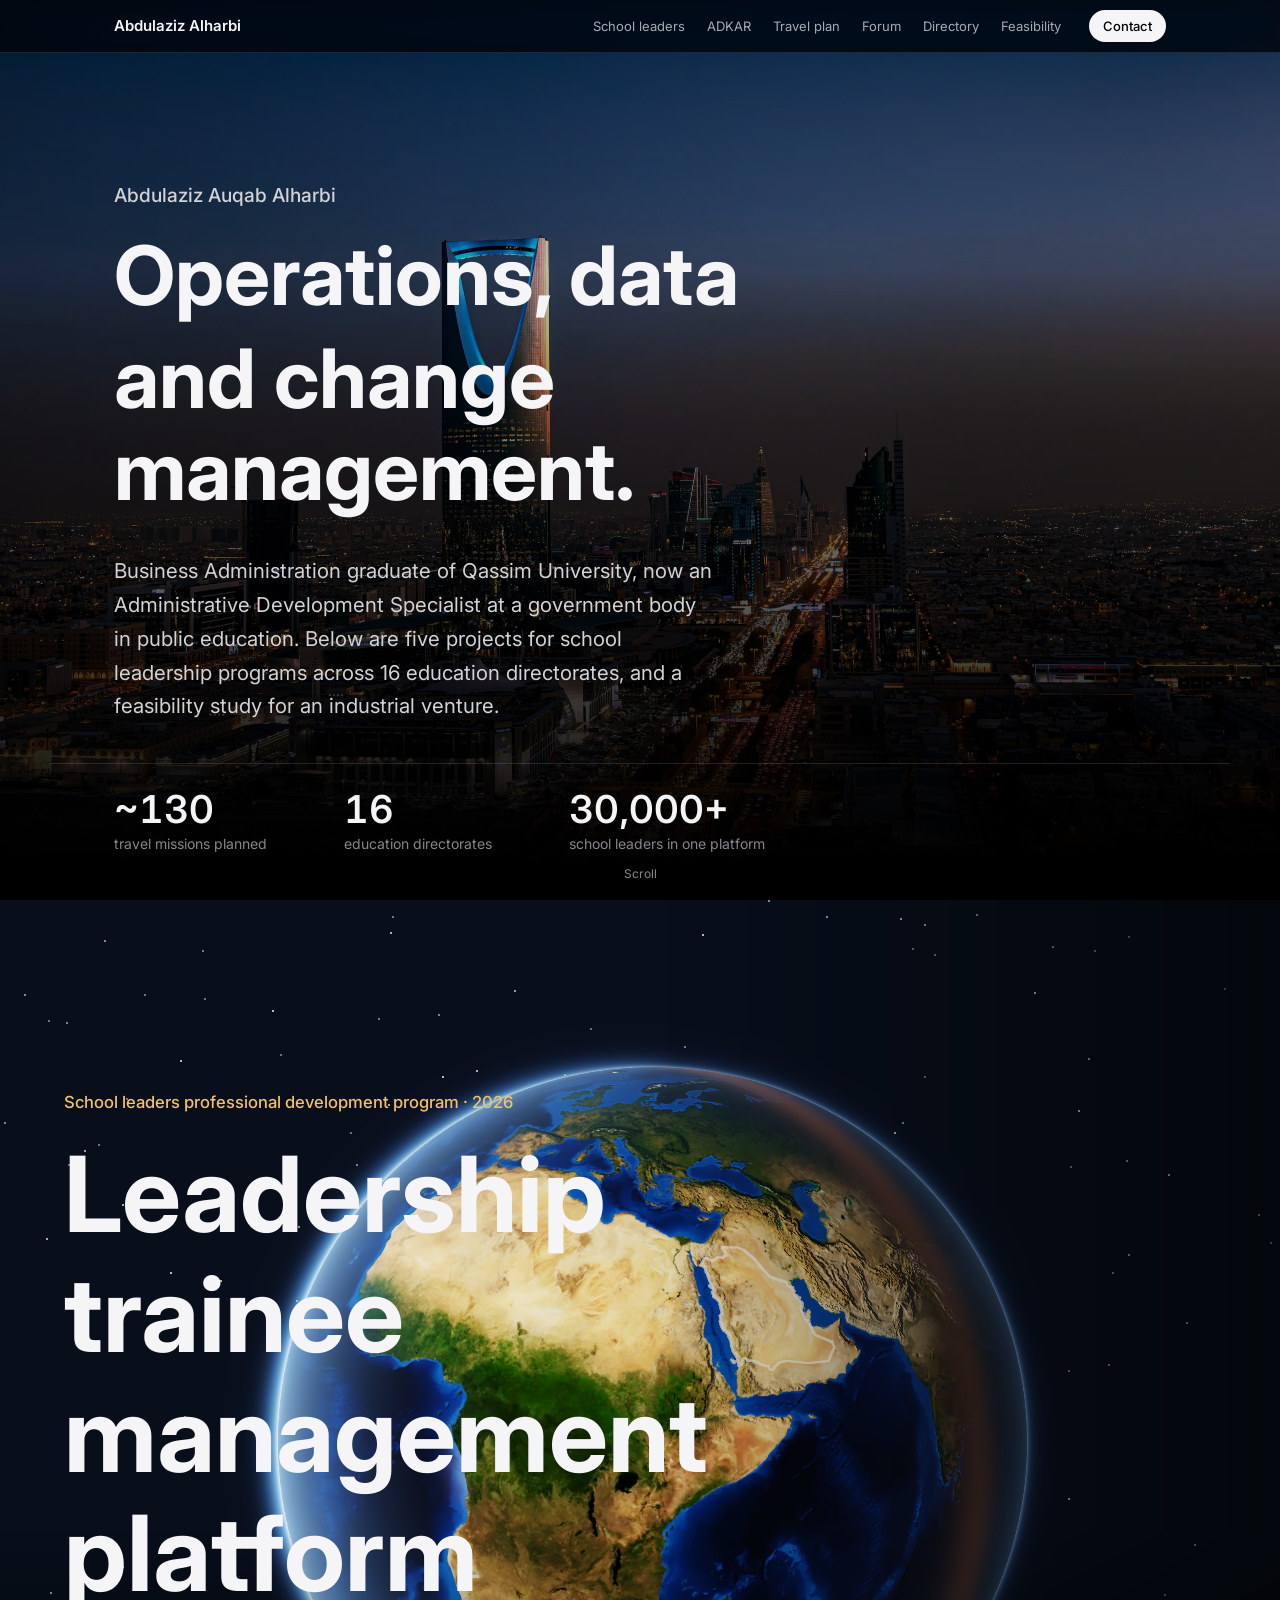
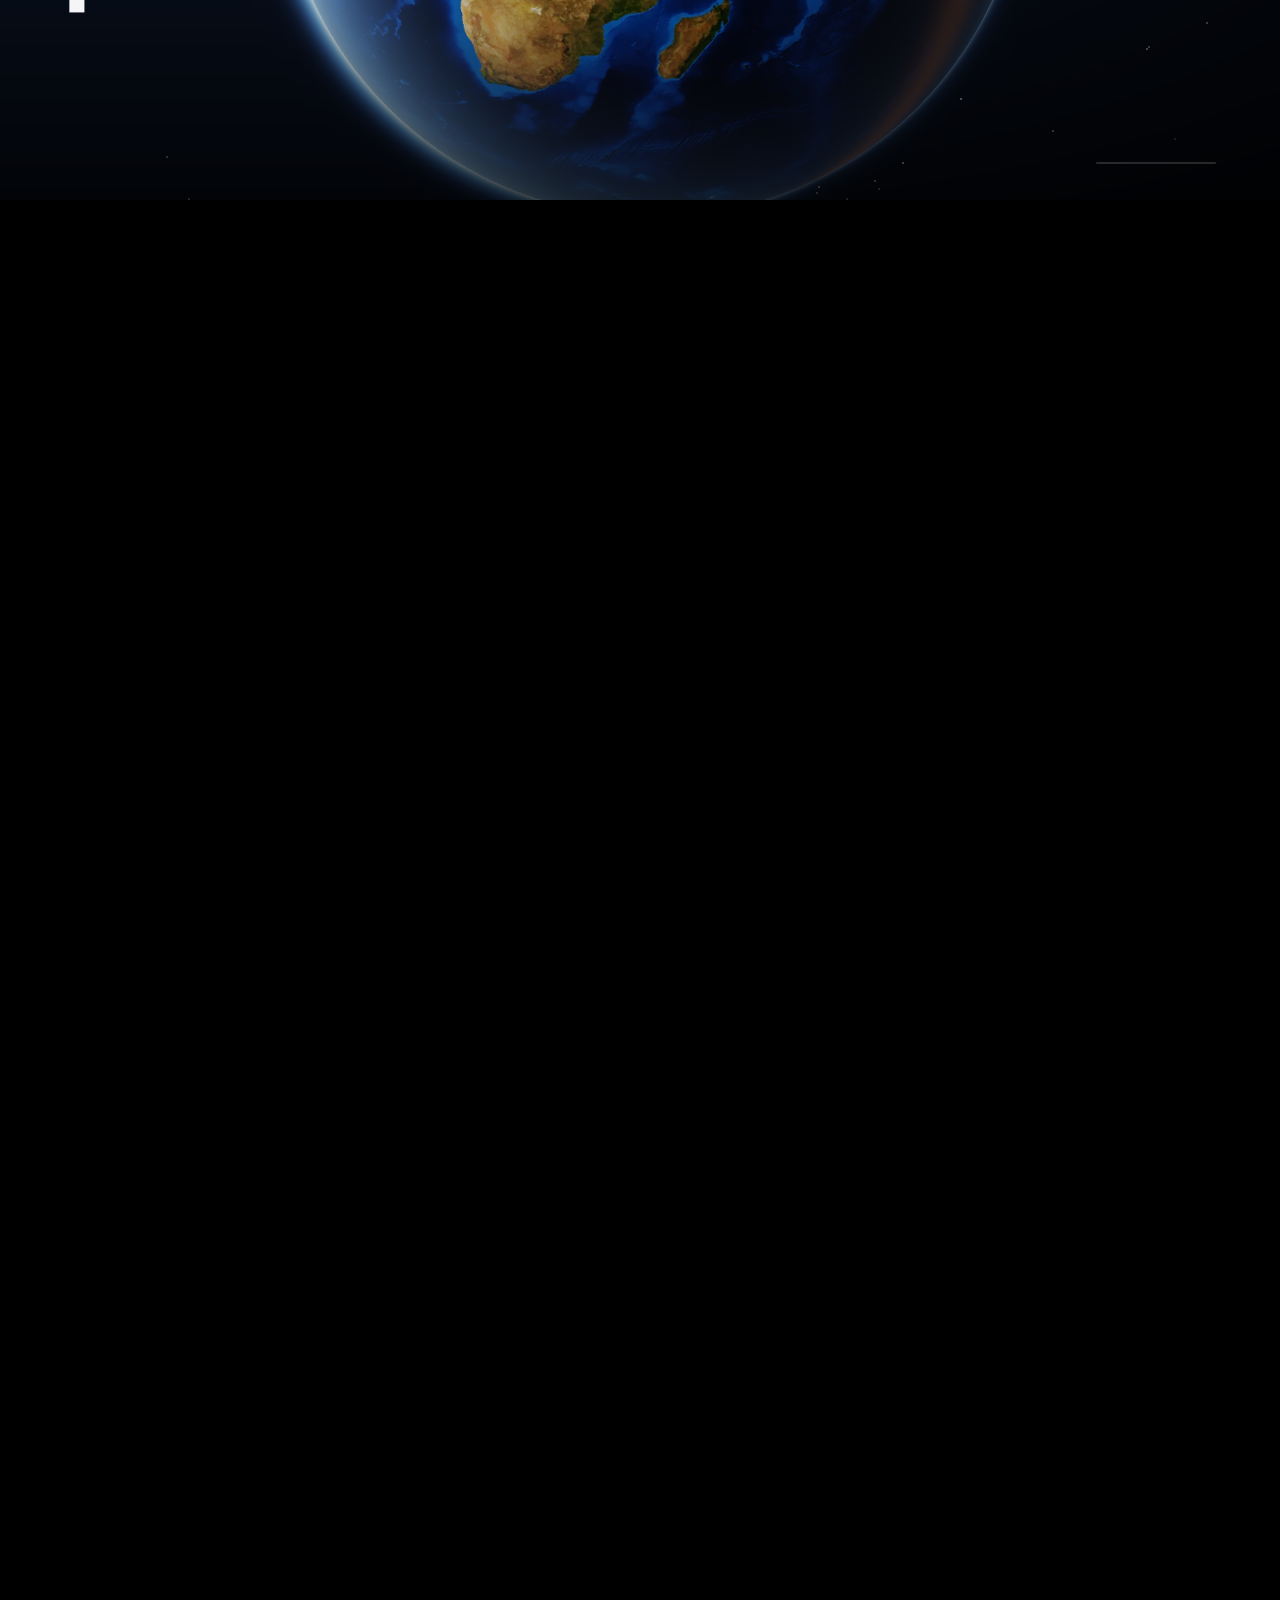
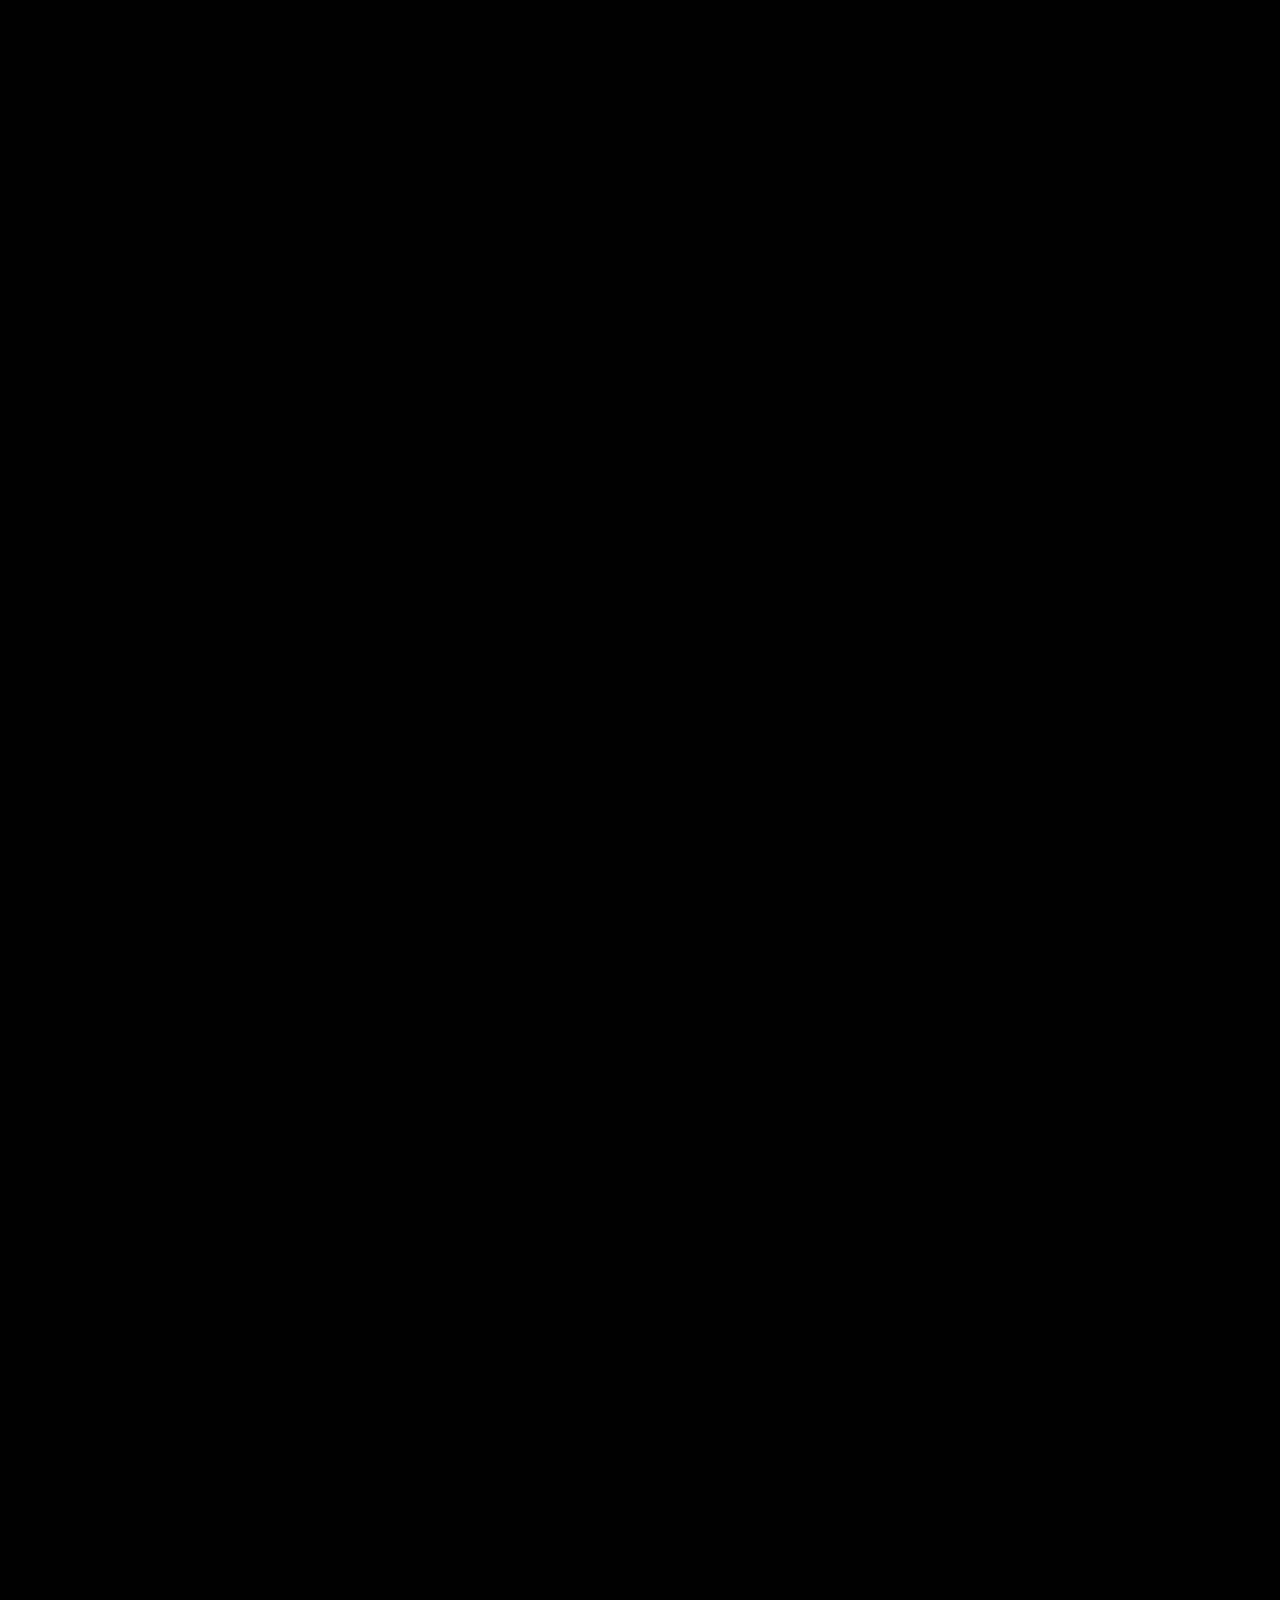
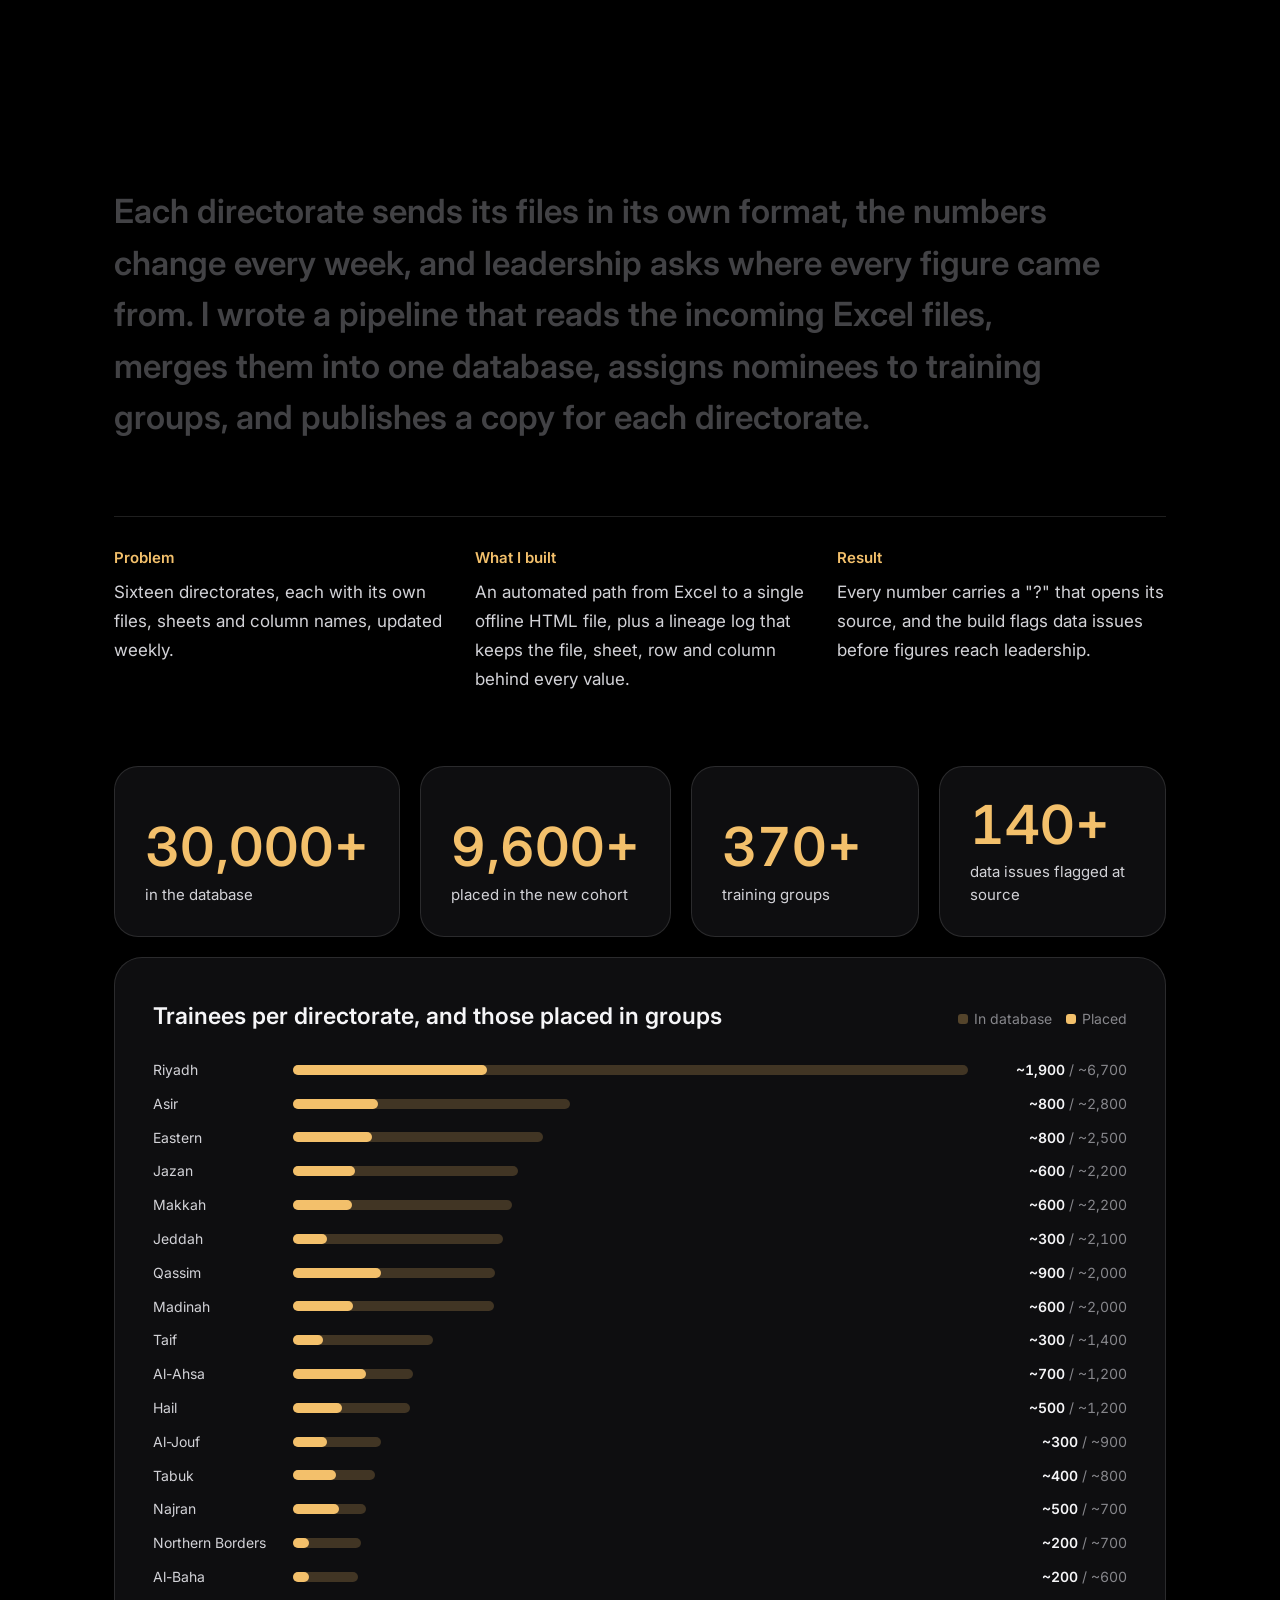
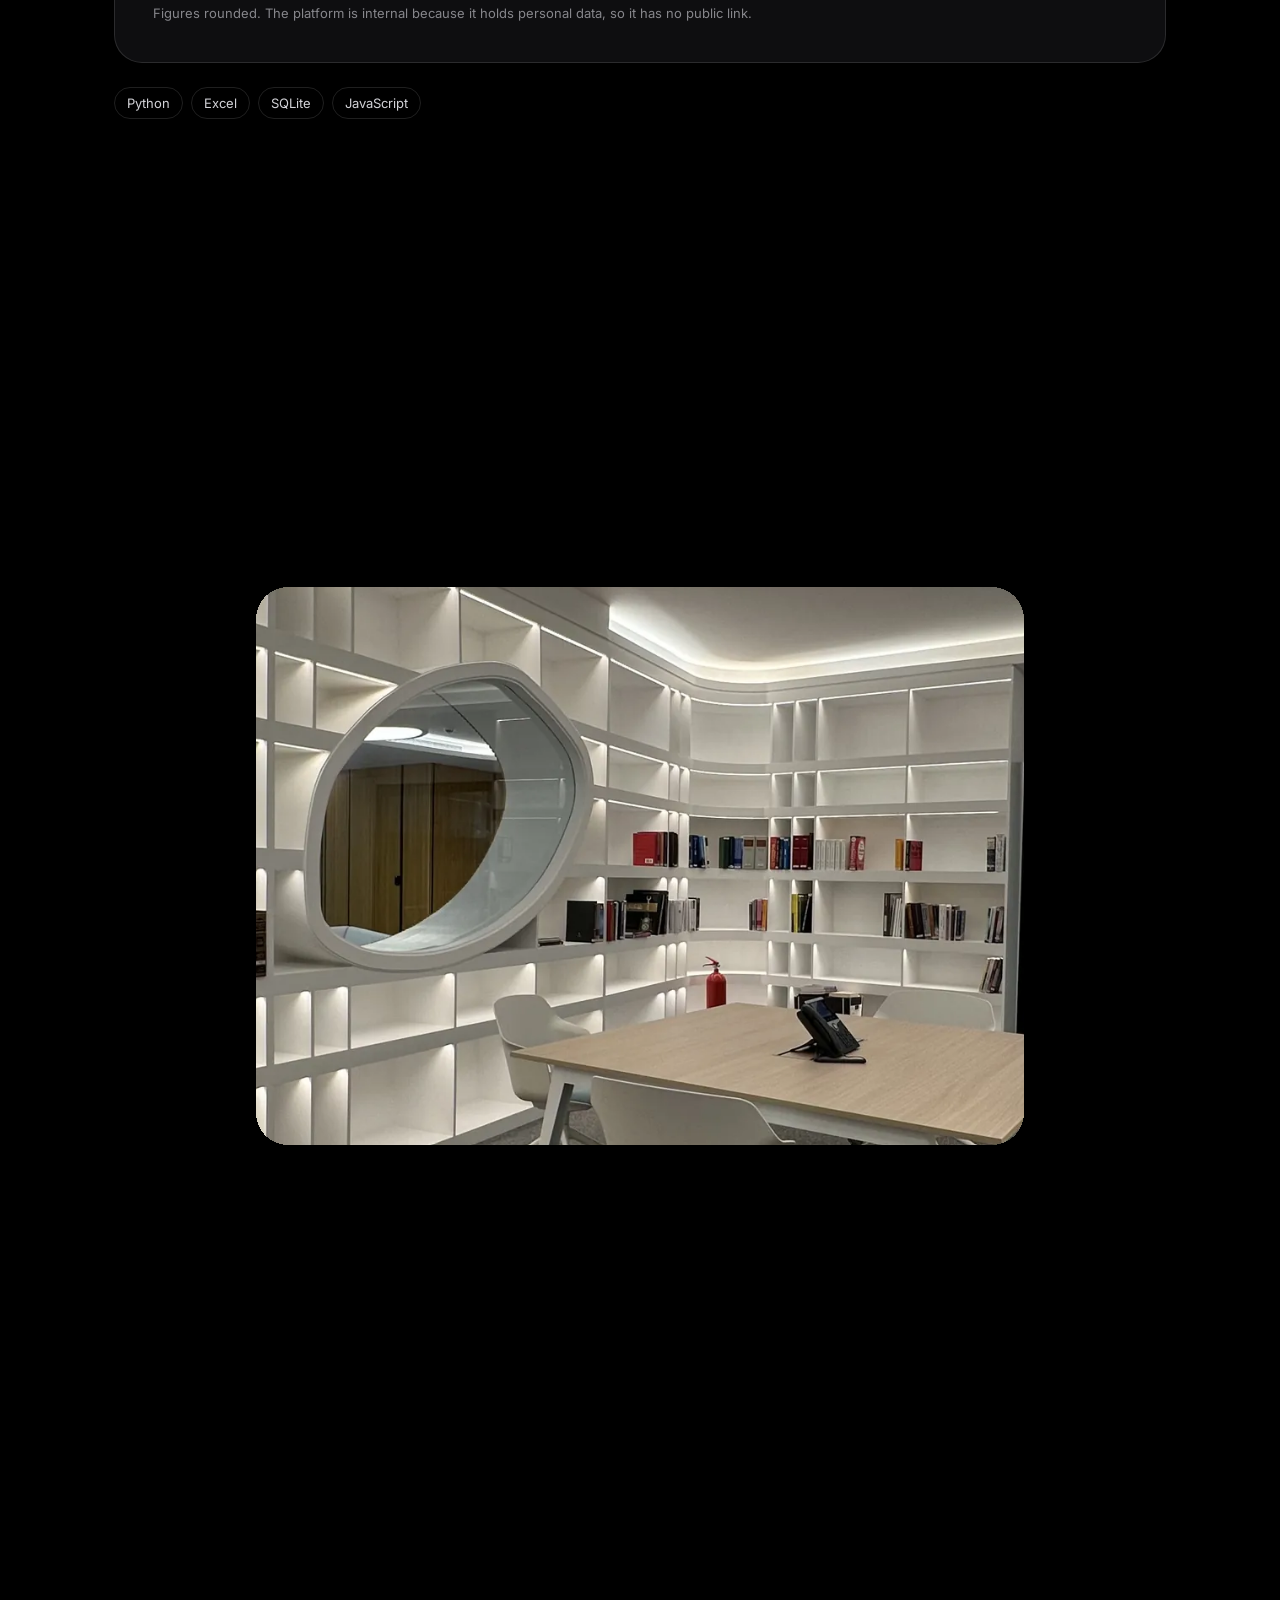
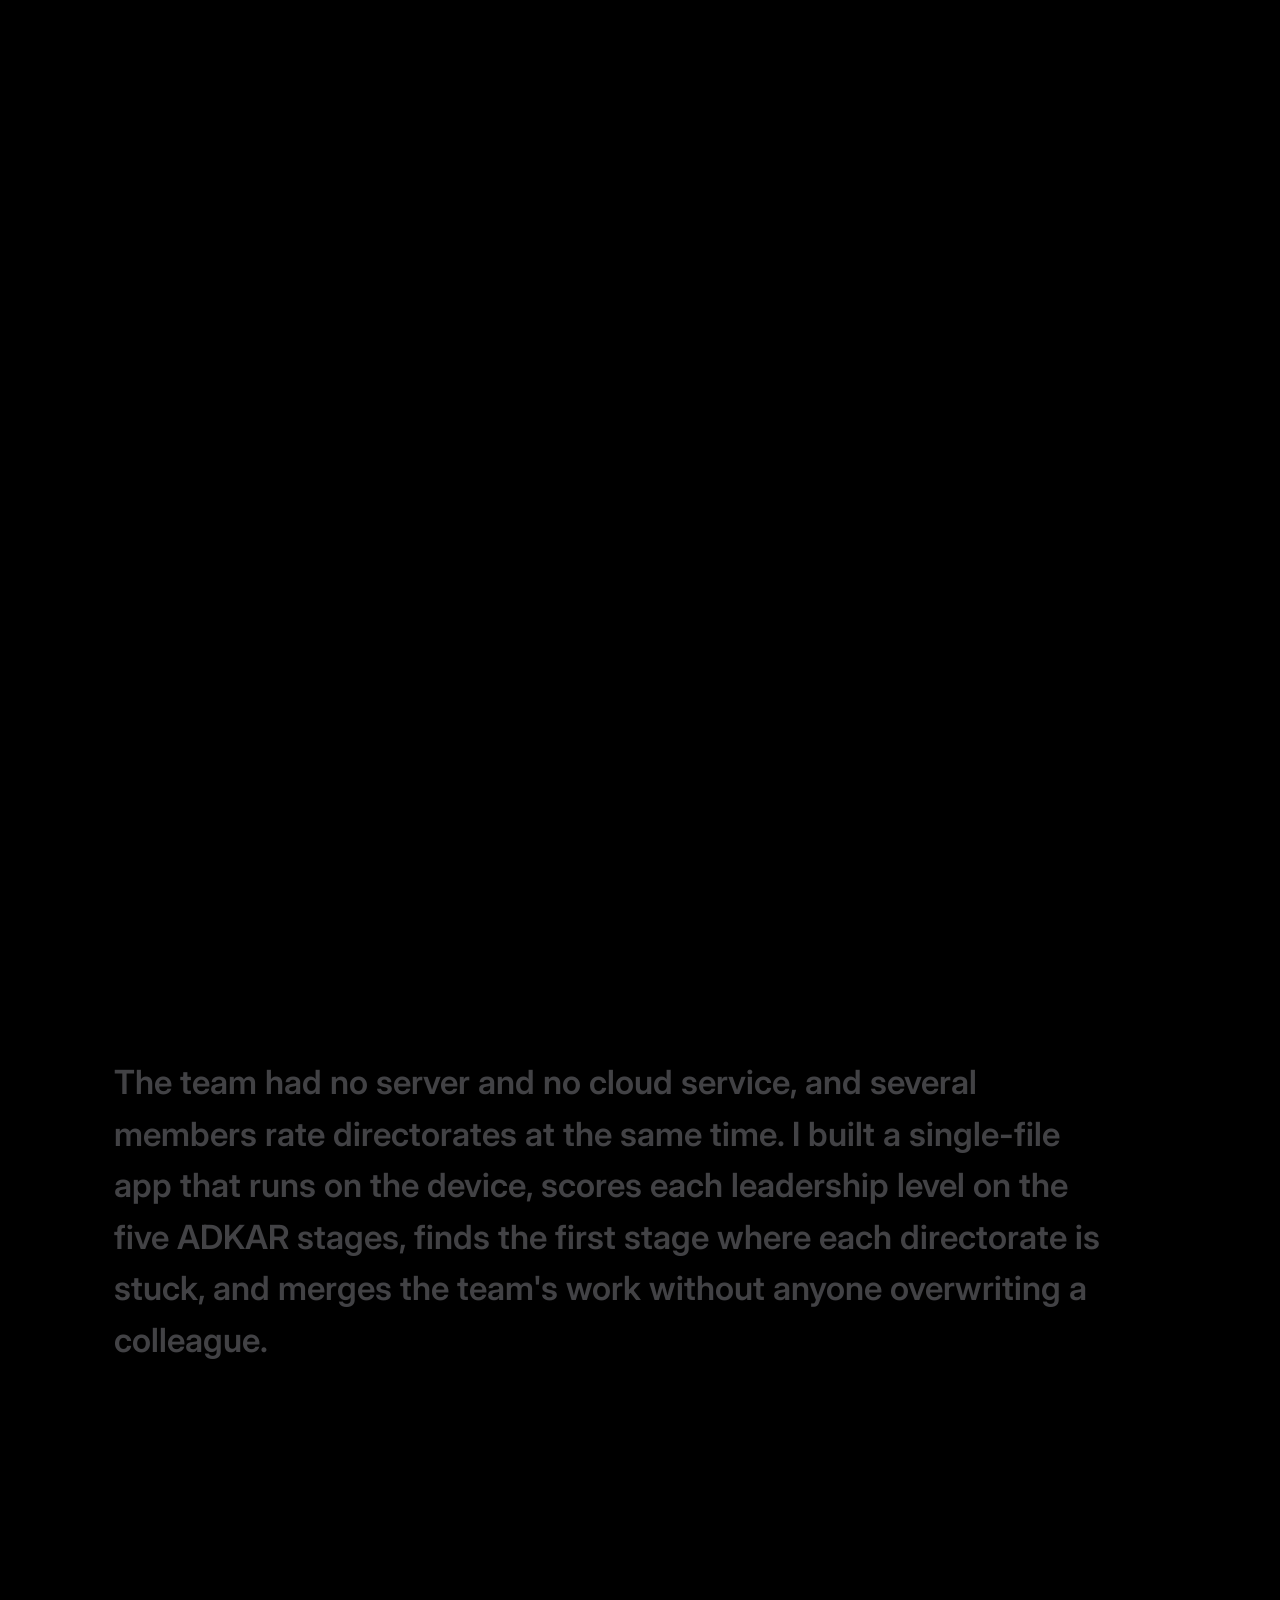
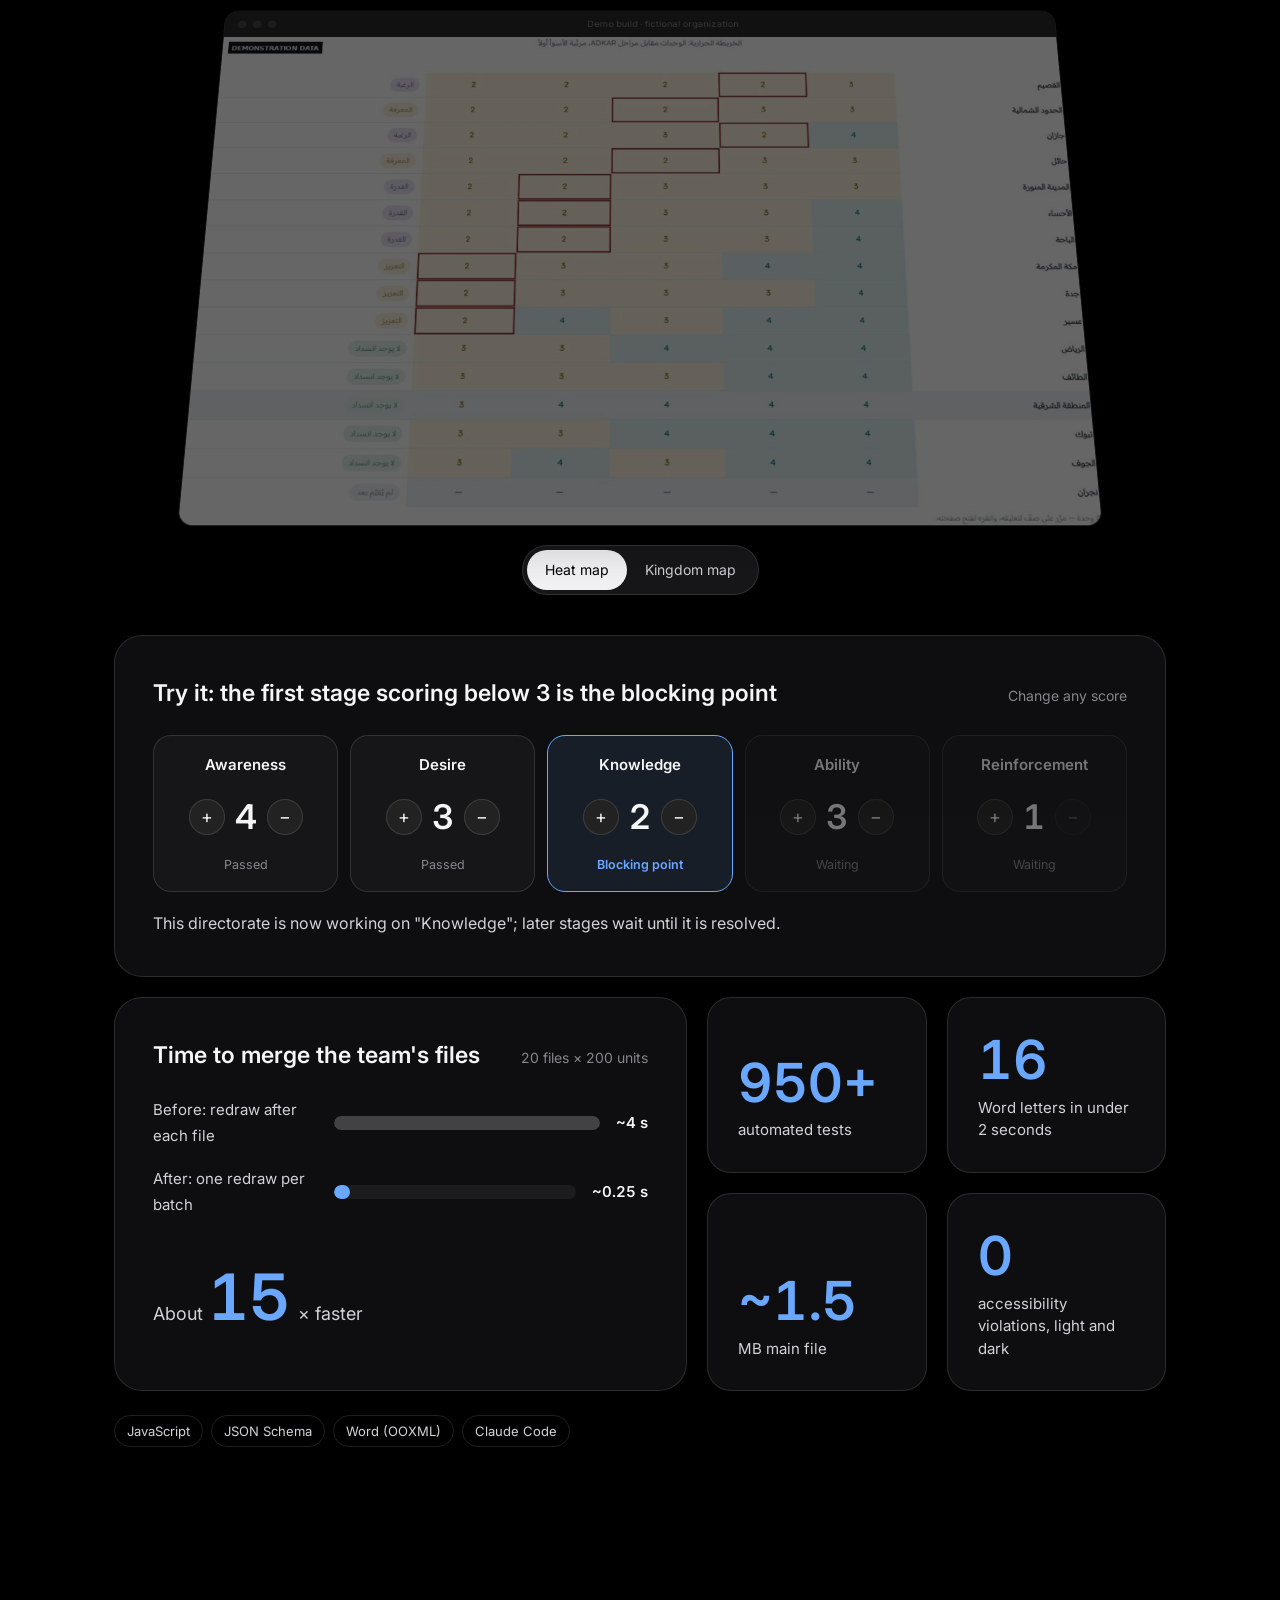
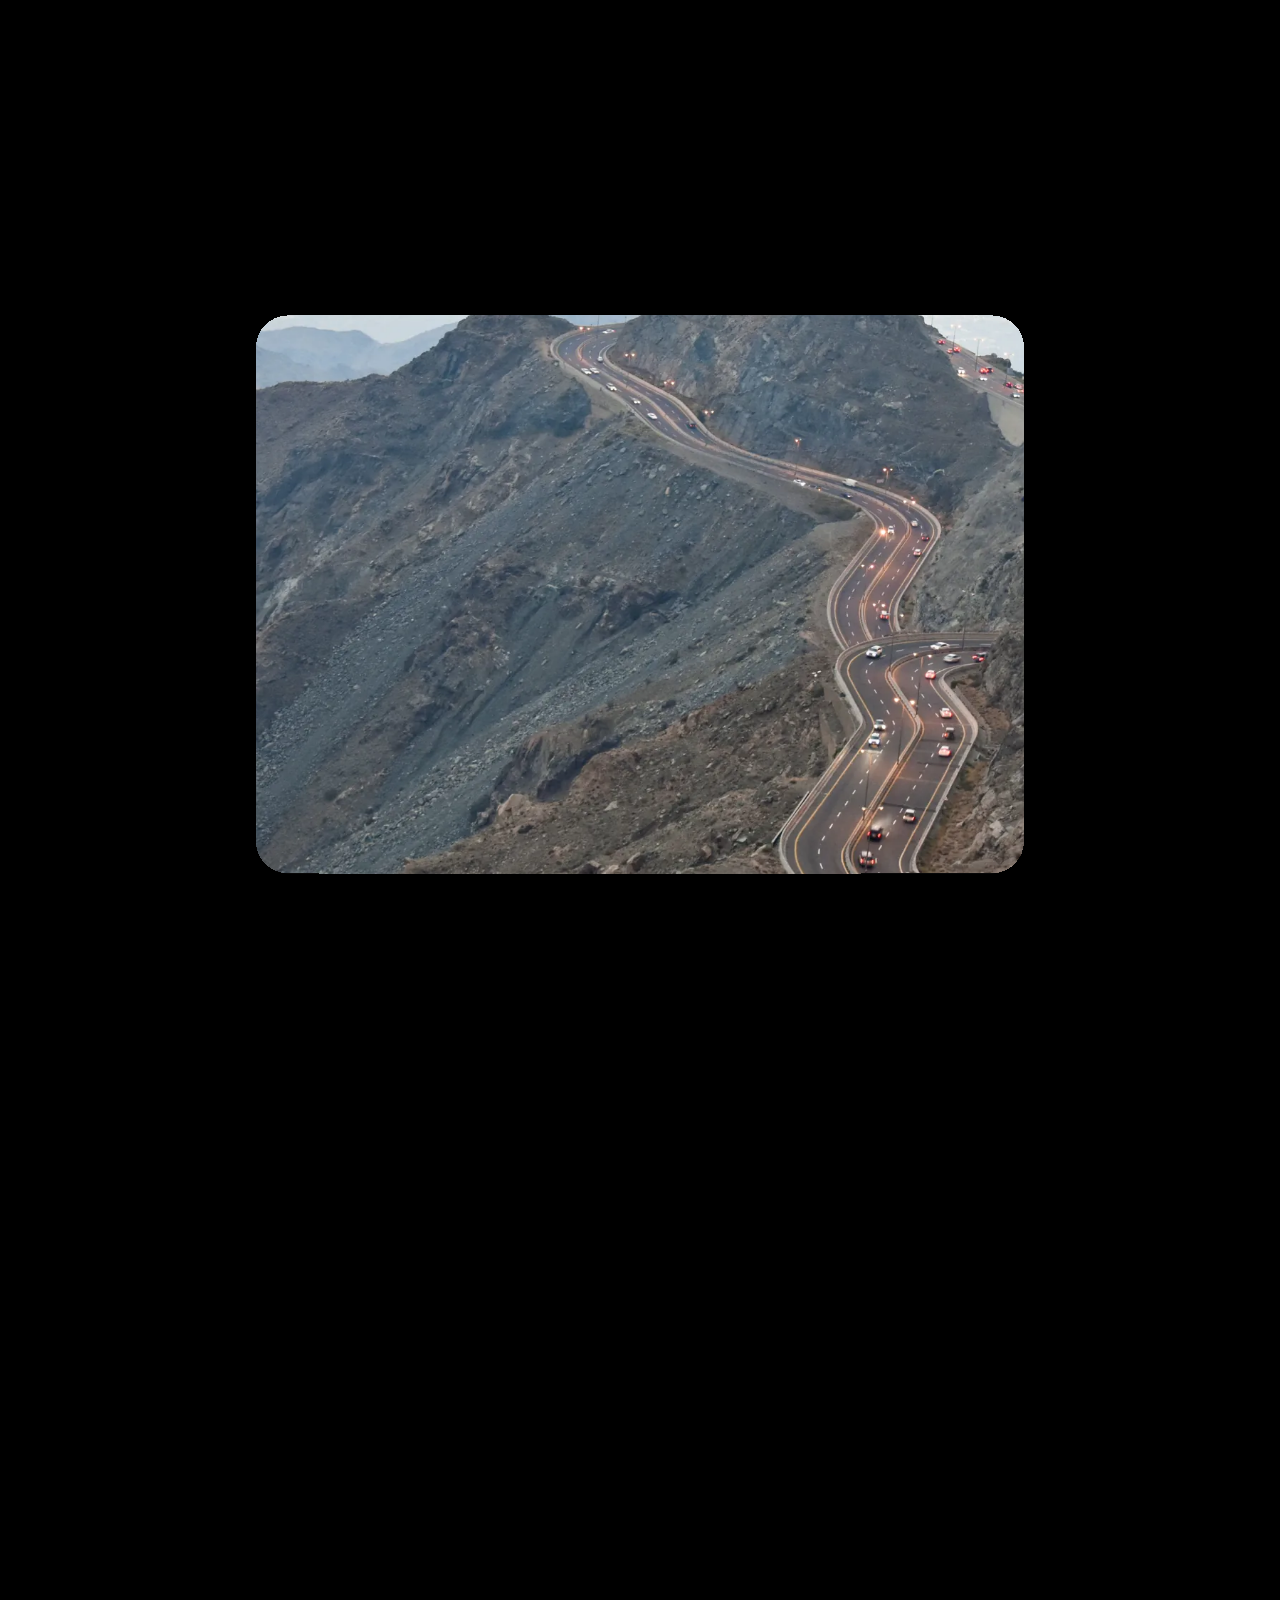
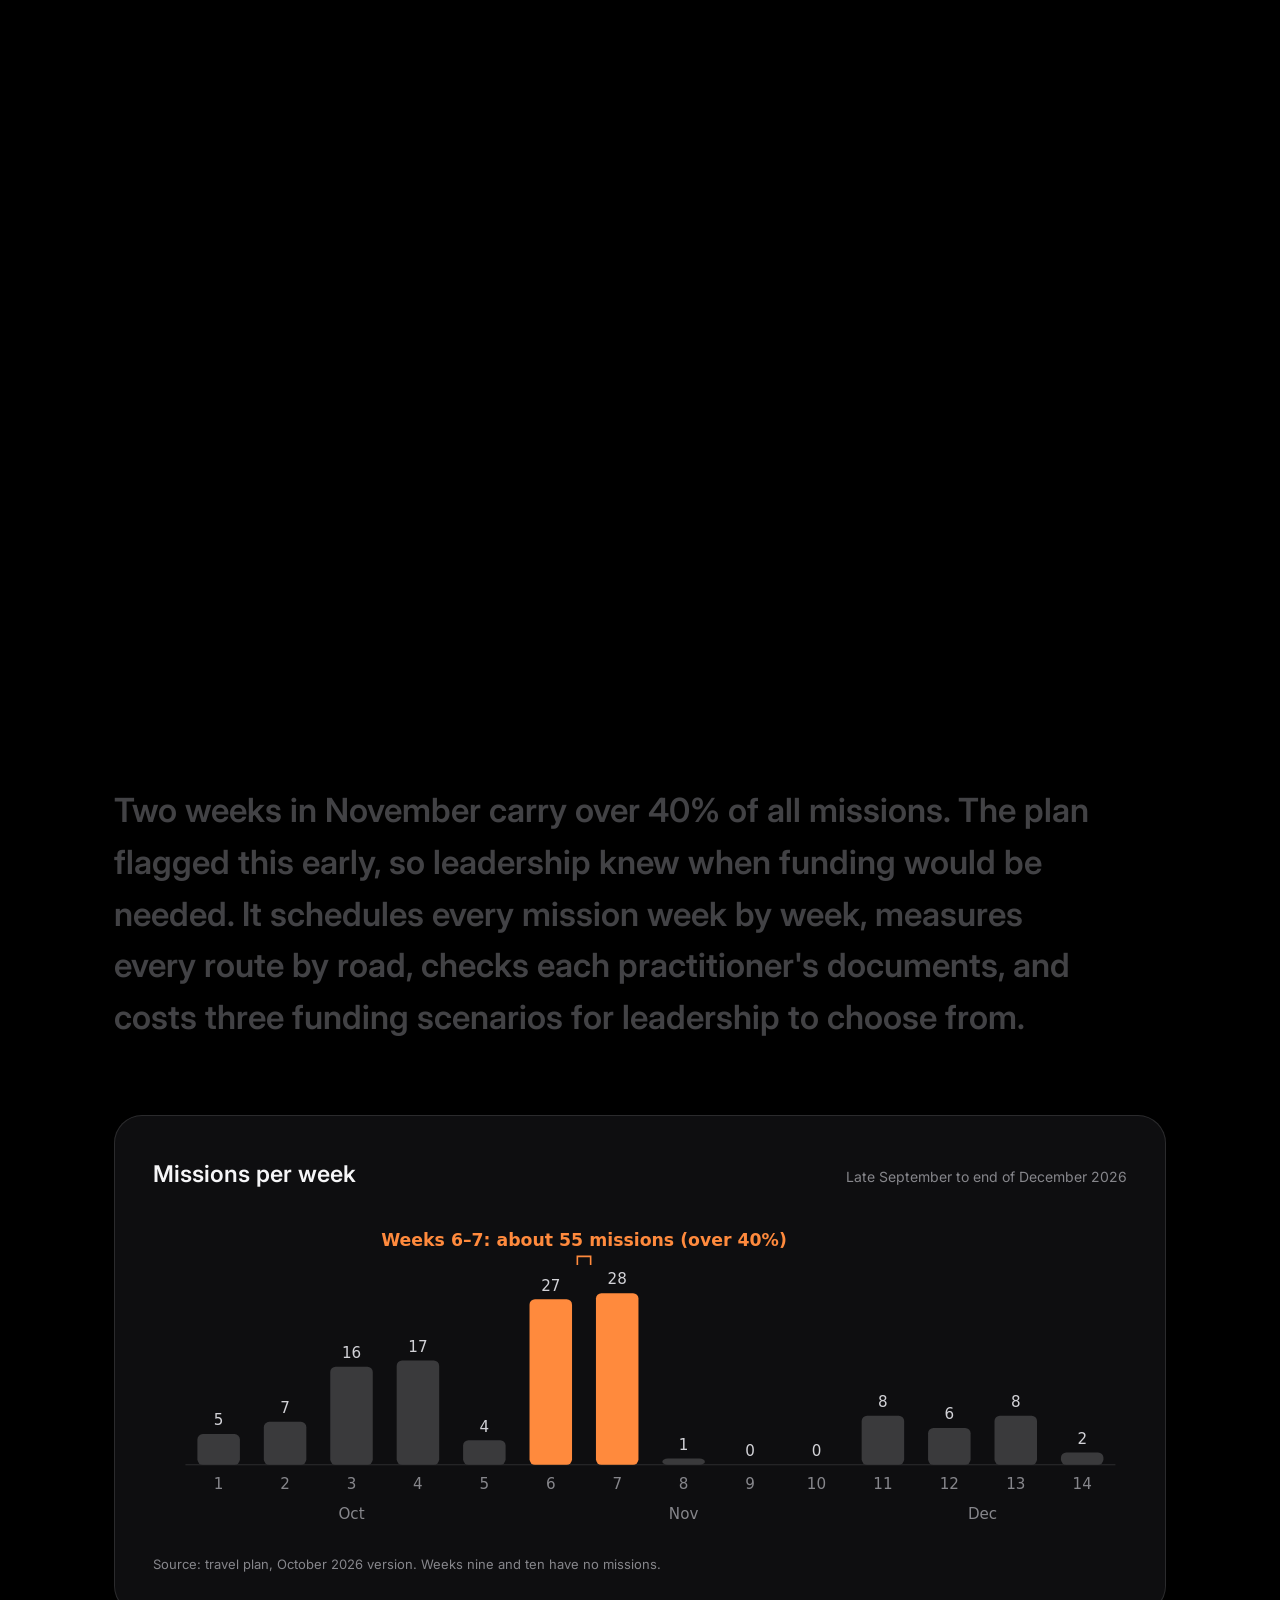
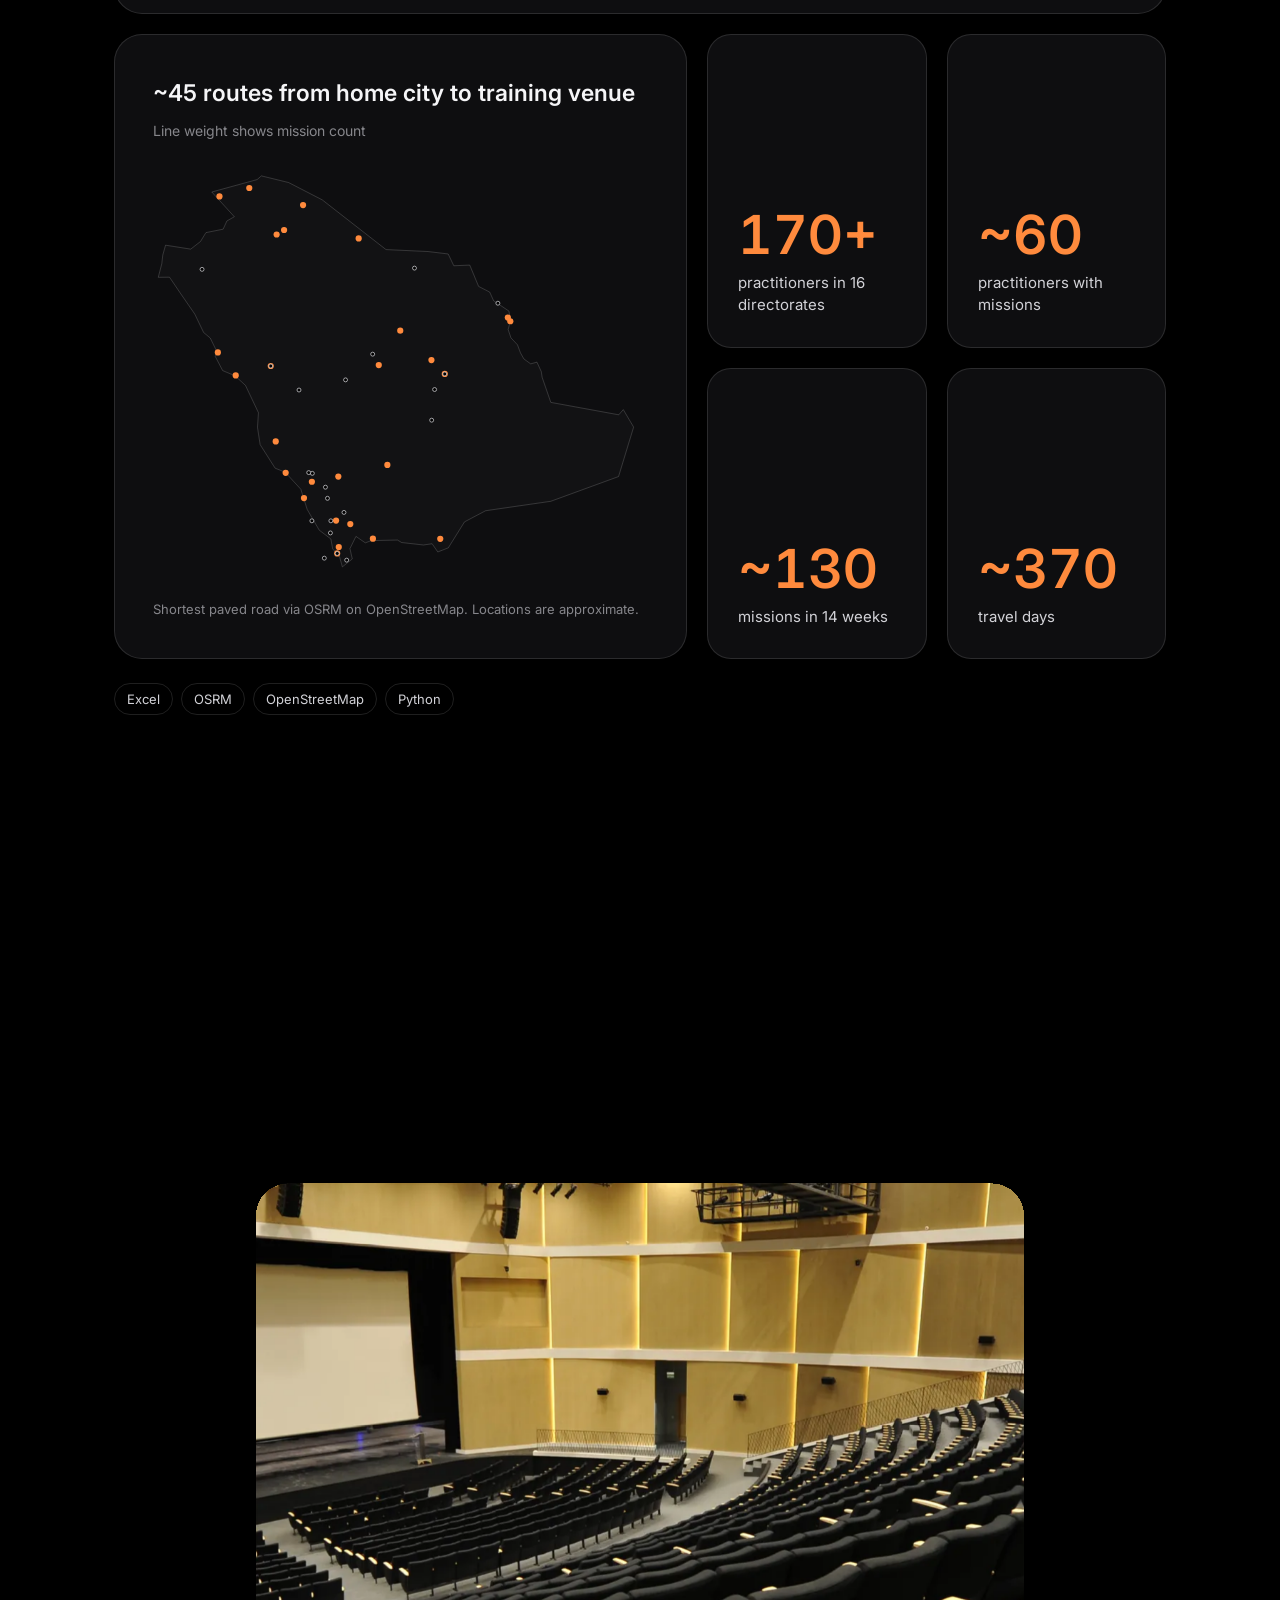
<file: index.html>
<!doctype html>
<html lang="en" dir="ltr">
<head>
<meta charset="utf-8">
<meta name="viewport" content="width=device-width, initial-scale=1">
<title>Abdulaziz Alharbi · Projects</title>
<meta name="description" content="Projects by Abdulaziz Auqab Alharbi, Administrative Development Specialist in Saudi public education: platforms, plans and studies built for operating teams.">
<meta name="theme-color" content="#000000">
<link rel="preconnect" href="https://fonts.googleapis.com">
<link rel="preconnect" href="https://fonts.gstatic.com" crossorigin>
<link href="https://fonts.googleapis.com/css2?family=Inter:wght@300;400;500;600;700&display=swap" rel="stylesheet">
<link rel="preload" href="earth/earth-day-4k.webp" as="fetch" crossorigin>
<link rel="stylesheet" href="css/site.css?v=en1">
</head>
<body>
<a class="skip" href="#main">Skip to projects</a>

<header class="nav" id="nav">
  <div class="nav-in">
    <a class="nav-name" href="#top">Abdulaziz Alharbi</a>
    <nav class="nav-links" aria-label="Projects">
      <a href="#leaders" data-ch="leaders">School leaders</a>
      <a href="#adkar" data-ch="adkar">ADKAR</a>
      <a href="#travel" data-ch="travel">Travel plan</a>
      <a href="#jusoor" data-ch="jusoor">Forum</a>
      <a href="#directory" data-ch="directory">Directory</a>
      <a href="#crusher" data-ch="crusher">Feasibility</a>
    </nav>
    <a class="nav-cta" href="#contact">Contact</a>
  </div>
  <i class="nav-bar" id="navBar"></i>
</header>

<main id="main">

<section class="hero" id="top">
  <div class="hero-media">
    <img src="img/hero.webp" srcset="img/hero-m.webp 1100w, img/hero.webp 2560w" sizes="100vw" alt="Riyadh at night" fetchpriority="high">
  </div>
  <div class="hero-shade"></div>
  <div class="hero-copy">
    <p class="hero-who">Abdulaziz Auqab Alharbi</p>
    <h1 class="hero-t"><span class="ln"><span>Operations, data</span></span><span class="ln"><span>and change management.</span></span></h1>
    <p class="hero-sub">Business Administration graduate of Qassim University, now an Administrative Development Specialist at a government body in public education. Below are five projects for school leadership programs across 16 education directorates, and a feasibility study for an industrial venture.</p>
  </div>
  <div class="hero-foot">
    <div><b>~130</b><span>travel missions planned</span></div>
    <div><b>16</b><span>education directorates</span></div>
    <div><b>30,000+</b><span>school leaders in one platform</span></div>
  </div>
  <span class="hero-hint" aria-hidden="true">Scroll</span>
</section>

<section class="ch ch-leaders" id="leaders" data-ch style="--ac:#f3c06b">
  <div class="earth-stage" id="earthStage">
    <div class="globe" id="globe" role="img" aria-label="Earth from space; the camera moves in until Saudi Arabia appears with lights for 16 education directorates"></div>
    <svg class="globe-fb" viewBox="0 0 800 680" aria-hidden="true"><path id="fbKsa"/></svg>
    <div class="earth-veil"></div>
    <div class="es es-a" data-from="0" data-to=".28">
      <p class="eyebrow">School leaders professional development program · 2026</p>
      <h2 class="mega">Leadership trainee<br>management platform</h2>
    </div>
    <div class="es es-b" data-from=".34" data-to=".64">
      <p class="big-num"><span id="leadersCount">30,000+</span></p>
      <p class="es-cap">School principals and vice principals in one database.<br>Every figure traces back to its cell in the source Excel file.</p>
    </div>
    <div class="es es-c" data-from=".72" data-to="1.01">
      <h2 class="h2">16 directorates,<br>each with its own copy.</h2>
    </div>
    <div class="earth-prog" aria-hidden="true"><i id="earthProg"></i></div>
  </div>

  <div class="body">
    <p class="lead reveal-words">Each directorate sends its files in its own format, the numbers change every week, and leadership asks where every figure came from. I wrote a pipeline that reads the incoming Excel files, merges them into one database, assigns nominees to training groups, and publishes a copy for each directorate.</p>
    <div class="pbr">
      <div><h3>Problem</h3><p>Sixteen directorates, each with its own files, sheets and column names, updated weekly.</p></div>
      <div><h3>What I built</h3><p>An automated path from Excel to a single offline HTML file, plus a lineage log that keeps the file, sheet, row and column behind every value.</p></div>
      <div><h3>Result</h3><p>Every number carries a "?" that opens its source, and the build flags data issues before figures reach leadership.</p></div>
    </div>
  </div>

  <div class="dash">
    <div class="tiles">
      <div class="tile"><b data-count="30000" data-plus="1">30,000+</b><span>in the database</span></div>
      <div class="tile"><b data-count="9600" data-plus="1">9,600+</b><span>placed in the new cohort</span></div>
      <div class="tile"><b data-count="370" data-plus="1">370+</b><span>training groups</span></div>
      <div class="tile"><b data-count="140" data-plus="1">140+</b><span>data issues flagged at source</span></div>
    </div>
    <figure class="panel">
      <figcaption><b>Trainees per directorate, and those placed in groups</b><span class="key"><i class="k1"></i>In database <i class="k2"></i>Placed</span></figcaption>
      <div class="deps" id="deps"></div>
      <p class="src">Figures rounded. The platform is internal because it holds personal data, so it has no public link.</p>
    </figure>
    <ul class="tools"><li>Python</li><li>Excel</li><li>SQLite</li><li>JavaScript</li></ul>
  </div>
</section>

<section class="ch" id="adkar" data-ch style="--ac:#6aa8ff">
  <div class="cover bright">
    <div class="cover-media"><img src="img/adkar.webp" srcset="img/adkar-m.webp 1100w, img/adkar.webp 2560w" sizes="100vw" alt="" loading="lazy"></div>
    <div class="cover-shade"></div>
    <div class="cover-copy">
      <p class="eyebrow">Since September 2026</p>
      <h2 class="mega"><span class="ln"><span>ADKAR change</span></span><span class="ln"><span>management platform</span></span></h2>
      <p class="cover-sub">A team tracks a change program across 16 directorates from a single file, with no server.</p>
    </div>
  </div>

  <div class="body">
    <p class="lead reveal-words">The team had no server and no cloud service, and several members rate directorates at the same time. I built a single-file app that runs on the device, scores each leadership level on the five ADKAR stages, finds the first stage where each directorate is stuck, and merges the team's work without anyone overwriting a colleague.</p>
  </div>

  <div class="dash">
    <div class="product">
      <div class="browser">
        <div class="browser-bar"><i></i><i></i><i></i><span>Demo build · fictional organization</span></div>
        <div class="browser-view">
          <img src="shots/heat.jpeg" alt="Heat map: where each directorate is stuck" class="shot on" data-shot="heat">
          <img src="shots/map.jpeg" alt="Saudi Arabia map in the platform" class="shot" data-shot="map" loading="lazy">
        </div>
      </div>
      <div class="shot-tabs" role="tablist">
        <button role="tab" aria-selected="true" data-shot="heat">Heat map</button>
        <button role="tab" aria-selected="false" data-shot="map">Kingdom map</button>
      </div>
    </div>

    <figure class="panel adk">
      <figcaption><b>Try it: the first stage scoring below 3 is the blocking point</b><span>Change any score</span></figcaption>
      <div class="adk-row" id="adk"></div>
      <p class="adk-out" id="adkOut" aria-live="polite"></p>
    </figure>

    <div class="split">
      <figure class="panel">
        <figcaption><b>Time to merge the team's files</b><span>20 files × 200 units</span></figcaption>
        <div class="hbars">
          <div class="hb"><span>Before: redraw after each file</span><div class="tr"><i style="--w:1"></i></div><b>~4 s</b></div>
          <div class="hb ac"><span>After: one redraw per batch</span><div class="tr"><i style="--w:.066"></i></div><b>~0.25 s</b></div>
        </div>
        <p class="big-inline">About <b data-count="15">15</b>× faster</p>
      </figure>
      <div class="tiles t2">
        <div class="tile"><b data-count="950" data-plus="1">950+</b><span>automated tests</span></div>
        <div class="tile"><b data-count="16">16</b><span>Word letters in under 2 seconds</span></div>
        <div class="tile"><b>~1.5</b><span>MB main file</span></div>
        <div class="tile"><b data-count="0">0</b><span>accessibility violations, light and dark</span></div>
      </div>
    </div>
    <ul class="tools"><li>JavaScript</li><li>JSON Schema</li><li>Word (OOXML)</li><li>Claude Code</li></ul>
  </div>
</section>

<section class="ch" id="travel" data-ch style="--ac:#ff8a3d">
  <div class="cover">
    <div class="cover-media"><img src="img/travel.webp" srcset="img/travel-m.webp 1100w, img/travel.webp 2560w" sizes="100vw" alt="" loading="lazy"></div>
    <div class="cover-shade"></div>
    <div class="cover-copy">
      <p class="eyebrow">October 2026</p>
      <h2 class="mega"><span class="ln"><span>Practitioner</span></span><span class="ln"><span>travel plan</span></span></h2>
      <p class="cover-sub">About 130 travel missions for some 60 practitioners across 16 directorates over 14 weeks.</p>
    </div>
  </div>

  <div class="body">
    <p class="lead reveal-words">Two weeks in November carry over 40% of all missions. The plan flagged this early, so leadership knew when funding would be needed. It schedules every mission week by week, measures every route by road, checks each practitioner's documents, and costs three funding scenarios for leadership to choose from.</p>
  </div>

  <div class="dash">
    <figure class="panel">
      <figcaption><b>Missions per week</b><span>Late September to end of December 2026</span></figcaption>
      <div class="scrollx"><svg class="weeks" id="weeks" viewBox="0 0 900 300" role="img" aria-label="Weekly mission bars with a peak in weeks six and seven"></svg></div>
      <p class="src">Source: travel plan, October 2026 version. Weeks nine and ten have no missions.</p>
    </figure>
    <div class="split">
      <figure class="panel map-panel">
        <figcaption><b>~45 routes from home city to training venue</b><span>Line weight shows mission count</span></figcaption>
        <svg class="ksa-map" id="routes" viewBox="0 0 800 680" role="img" aria-label="Map of routes on Saudi roads"></svg>
        <p class="src">Shortest paved road via OSRM on OpenStreetMap. Locations are approximate.</p>
      </figure>
      <div class="tiles t2">
        <div class="tile"><b data-count="170" data-plus="1">170+</b><span>practitioners in 16 directorates</span></div>
        <div class="tile"><b>~60</b><span>practitioners with missions</span></div>
        <div class="tile"><b>~130</b><span>missions in 14 weeks</span></div>
        <div class="tile"><b>~370</b><span>travel days</span></div>
      </div>
    </div>
    <ul class="tools"><li>Excel</li><li>OSRM</li><li>OpenStreetMap</li><li>Python</li></ul>
  </div>
</section>

<section class="ch" id="jusoor" data-ch style="--ac:#3fc1c0">
  <div class="cover">
    <div class="cover-media"><img src="img/jusoor.webp" srcset="img/jusoor-m.webp 1100w, img/jusoor.webp 2560w" sizes="100vw" alt="" loading="lazy"></div>
    <div class="cover-shade"></div>
    <div class="cover-copy">
      <p class="eyebrow">National education forum · September 2026</p>
      <h2 class="mega"><span class="ln"><span>From a photo of the hall</span></span><span class="ln"><span>to a seat for every guest</span></span></h2>
      <p class="cover-sub">The seating system for the first edition of a national forum held with an international university partner.</p>
    </div>
  </div>

  <div class="body">
    <p class="lead reveal-words">The forum hosted senior guests and an international partner, so seating had no room for error on the day. I built a browser tool that detects the chairs in a photo of the hall from one color sample, draws rows and zones over them, seats 120+ leaders, then prints the plan and a name card for every guest.</p>
  </div>

  <div class="dash">
    <figure class="panel hall-panel">
      <figcaption><b>From photo to plan</b><span>Illustrative layout; the guest list is not shown</span></figcaption>
      <ol class="steps" id="hallSteps">
        <li>Hall photo</li><li>Click a chair color</li><li>Seats, rows and zones</li><li>Seat the guests</li><li>Plan and name cards</li>
      </ol>
      <svg class="hall" id="hall" viewBox="0 0 900 430" role="img" aria-label="Illustrative hall plan filling zone by zone"></svg>
    </figure>
    <div class="honor">
      <div class="honor-copy">
        <h3 class="h3">Recognized with a certificate of appreciation and the forum shield.</h3>
        <p>The seating plan and name cards were ready on the morning of the event.</p>
        <ul class="tools"><li>JavaScript</li><li>Canvas</li><li>HEIC</li></ul>
      </div>
    </div>
  </div>
</section>

<section class="ch" id="directory" data-ch style="--ac:#5cc28a">
  <div class="cover">
    <div class="cover-media"><img src="img/directory.webp" srcset="img/directory-m.webp 1100w, img/directory.webp 2560w" sizes="100vw" alt="" loading="lazy"></div>
    <div class="cover-shade"></div>
    <div class="cover-copy">
      <p class="eyebrow">July 2026</p>
      <h2 class="mega"><span class="ln"><span>Leadership</span></span><span class="ln"><span>directory</span></span></h2>
      <p class="cover-sub">80+ leadership positions across 16 directorates, in one list within my first week.</p>
    </div>
  </div>

  <div class="body">
    <p class="lead reveal-words">As part of my role I coordinate between headquarters and the regional directorates, and there was no central list of who held each position. I built a workbook with seven sheets for the leadership categories and one that tracks each office's reply, so the team knows whom to follow up with today.</p>
  </div>

  <div class="dash">
    <div class="split">
      <figure class="panel map-panel">
        <figcaption><b>The network I coordinate</b><span>Headquarters in Riyadh and 16 directorates</span></figcaption>
        <svg class="ksa-map" id="net" viewBox="0 0 800 680" role="img" aria-label="Map with lines from Riyadh to 16 education directorates"></svg>
      </figure>
      <figure class="panel">
        <figcaption><b>Coverage: 16 directorates × 7 categories</b><span>112 cells</span></figcaption>
        <div class="mx" id="mx" role="img" aria-label="Matrix of 16 directorates by 7 leadership categories, complete"></div>
      </figure>
    </div>
    <div class="tiles">
      <div class="tile"><b data-count="80" data-plus="1">80+</b><span>positions in week one</span></div>
      <div class="tile"><b>~4,000</b><span>records, segmented for message and email campaigns</span></div>
      <div class="tile"><b data-count="7">7</b><span>leadership categories per directorate</span></div>
      <div class="tile"><b data-count="16">16</b><span>education directorates</span></div>
    </div>
    <p class="src">Names, phone numbers and emails stay inside the organization.</p>
  </div>
</section>

<section class="ch" id="crusher" data-ch style="--ac:#e3c49b">
  <div class="cover bright">
    <div class="cover-media"><img src="img/crusher.webp" srcset="img/crusher-m.webp 1100w, img/crusher.webp 2560w" sizes="100vw" alt="" loading="lazy"></div>
    <div class="cover-shade"></div>
    <div class="cover-copy">
      <p class="eyebrow">Qassim University · graduation project 2026</p>
      <h2 class="mega"><span class="ln"><span>A Riyadh stone crusher</span></span><span class="ln"><span>with an IRR above 60%</span></span></h2>
      <p class="cover-sub">A feasibility study for the aggregate used in concrete, roads and buildings.</p>
    </div>
  </div>

  <div class="body">
    <p class="lead reveal-words">The crusher produces gravel, sand and crushed rock for Riyadh infrastructure projects. An investor needs its return and risks on one page, so I built the cash-flow model, computed NPV and IRR at a discount rate of about 5% and the payback period, and wrote a register of financial, operational and environmental risks with their mitigations.</p>
  </div>

  <div class="dash">
    <figure class="panel">
      <figcaption><b>IRR against the minimum required return</b><span>Axis from 0% to 75%</span></figcaption>
      <div class="hbars irr">
        <div class="hb"><span>Discount rate</span><div class="tr"><i style="--w:.072"></i></div><b>~5%</b></div>
        <div class="hb ac"><span>IRR</span><div class="tr"><i style="--w:.833"></i></div><b>~62%</b></div>
      </div>
      <p class="big-inline">About <b>57</b> percentage points above the minimum</p>
    </figure>
    <div class="tiles t3">
      <div class="tile"><b>~1.4M</b><span>SAR net present value</span></div>
      <div class="tile"><b>~62%</b><span>internal rate of return</span></div>
      <div class="tile"><b>~2.5</b><span>years to pay back capital</span></div>
    </div>
    <p class="src">Source: graduation feasibility study, Qassim University, 2026. In the same term: a research project on accounting information systems, with a survey of 90+ employees analyzed in SPSS.</p>
    <ul class="tools"><li>Excel</li><li>SPSS</li><li>LINDO</li></ul>
  </div>
</section>

<section class="contact" id="contact">
  <p class="eyebrow">Contact</p>
  <h2 class="mega">Six projects,<br>every number traceable to its source.</h2>
  <p class="contact-sub">Details and sources for each project are available on request.</p>
  <div class="contact-row">
    <a class="btn" href="mailto:abdulaziz.au.alharbi@gmail.com">abdulaziz.au.alharbi@gmail.com</a>
    <button class="btn ghost" type="button" id="copyMail">Copy email</button>
    <a class="btn ghost" href="tel:+966545272673" dir="ltr">+966 54 527 2673</a>
  </div>
</section>
</main>

<footer class="foot">
  <p>Abdulaziz Auqab Alharbi · 2026. This page uses no organization's logo and is not an official page of any organization. Names and personal data stay inside the organizations. Figures are rounded.</p>
  <p>Earth imagery from NASA (Blue Marble and GEBCO); borders from Natural Earth. The crusher image is AI-generated and does not show a real site. <span id="credits"></span></p>
</footer>

<script src="js/gsap.min.js"></script>
<script src="js/ScrollTrigger.min.js"></script>
<script src="js/lenis.min.js"></script>
<script src="js/earth-scroll.js"></script>
<script>if (location.protocol === 'file:') document.write('<script src="earth/assets.js"><\/script>');</script>
<script src="js/data.js?v=en1"></script>
<script src="js/credits.js"></script>
<script src="js/site.js?v=en1"></script>
</body>
</html>
</file>
<file: css/site.css>
/* الصفحة سوداء دائما: المشاريع تعرض على مسرح مظلم كصفحات المنتجات */
:root {
  --bg: #000;
  --ink: #f5f5f7;
  --ink2: #d2d2d7;
  --mute: #86868b;
  --dim: #424245;
  --line: rgba(255, 255, 255, .12);
  --card: #0e0e10;
  --card2: #161618;
  --ac: #f5f5f7;
  --f: "IBM Plex Sans Arabic", "SF Arabic", system-ui, sans-serif;
  --pad: clamp(20px, 5vw, 64px);
  --max: 1180px;
  --ease: cubic-bezier(.2, 0, 0, 1);
  color-scheme: dark;
}
* { box-sizing: border-box; }
html { background: var(--bg); color: var(--ink); font-family: var(--f); -webkit-font-smoothing: antialiased; text-rendering: optimizeLegibility; }
body { margin: 0; background: var(--bg); overflow-x: clip; font-size: 17px; line-height: 1.7; }
img { display: block; max-width: 100%; }
a { color: inherit; }
button { font: inherit; color: inherit; }
:focus-visible { outline: 2px solid var(--ac); outline-offset: 3px; border-radius: 4px; }
.skip { position: absolute; inset-inline-start: 16px; top: -60px; z-index: 100; background: var(--ink); color: #000; padding: 8px 14px; border-radius: 8px; }
.skip:focus { top: 12px; }

/* ---------- الشريط العلوي ---------- */
.nav { position: fixed; inset: 0 0 auto; z-index: 50; background: rgba(0, 0, 0, .72); -webkit-backdrop-filter: saturate(180%) blur(18px); backdrop-filter: saturate(180%) blur(18px); border-bottom: 1px solid var(--line); transition: transform .5s var(--ease); }
.nav.up { transform: translateY(-100%); }
.nav-in { max-width: var(--max); margin: 0 auto; padding: 0 var(--pad); height: 52px; display: flex; align-items: center; gap: 28px; }
.nav-name { font-weight: 600; font-size: 15px; text-decoration: none; white-space: nowrap; }
.nav-links { display: flex; gap: 22px; margin-inline-start: auto; }
.nav-links a { font-size: 13px; color: var(--ink2); text-decoration: none; opacity: .8; transition: opacity .2s, color .2s; white-space: nowrap; }
.nav-links a:hover, .nav-links a.on { opacity: 1; color: var(--ink); }
.nav-links a.on { color: var(--nav-ac, var(--ink)); }
.nav-cta { font-size: 13px; background: var(--ink); color: #000; text-decoration: none; padding: 5px 14px; border-radius: 999px; font-weight: 500; }
.nav-bar { position: absolute; inset-inline-start: 0; bottom: -1px; height: 1px; width: 100%; background: var(--nav-ac, var(--ink)); transform-origin: left; transform: scaleX(0); }
@media (max-width: 860px) { .nav-links { display: none; } .nav-cta { margin-inline-start: auto; } }

/* ---------- العناوين ---------- */
.eyebrow { margin: 0 0 18px; font-size: clamp(14px, 1.3vw, 17px); font-weight: 500; color: var(--ac); }
.mega { margin: 0; font-size: clamp(44px, 8.2vw, 124px); line-height: 1.14; font-weight: 700; }
.h2 { margin: 0; font-size: clamp(36px, 5.6vw, 84px); line-height: 1.1; font-weight: 700; }
.h3 { margin: 0 0 10px; font-size: clamp(22px, 2.4vw, 32px); line-height: 1.3; font-weight: 600; }
.ln { display: block; overflow: hidden; padding-bottom: .22em; margin-bottom: -.08em; }
.ln > span { display: block; }

/* ---------- البداية ---------- */
.hero { position: relative; height: 100svh; min-height: 620px; overflow: hidden; display: flex; flex-direction: column; justify-content: flex-end; }
.hero-media { position: absolute; inset: 0; }
.hero-media img { width: 100%; height: 100%; object-fit: cover; transform-origin: 50% 60%; }
.hero-shade { position: absolute; inset: 0; background: linear-gradient(to top, #000 4%, rgba(0, 0, 0, .55) 42%, rgba(0, 0, 0, .25) 70%, rgba(0, 0, 0, .55)); }
.hero-copy { position: relative; max-width: var(--max); width: 100%; margin: 0 auto; padding: 0 var(--pad) 40px; }
.hero-who { margin: 0 0 18px; font-size: clamp(16px, 1.5vw, 20px); color: var(--ink2); font-weight: 500; }
.hero-t { margin: 0; font-size: clamp(38px, 6.6vw, 100px); line-height: 1.12; font-weight: 700; max-width: 15ch; }
.hero-sub { margin: 26px 0 0; max-width: 46ch; font-size: clamp(17px, 1.6vw, 21px); color: var(--ink2); line-height: 1.65; }
.hero-foot { position: relative; max-width: var(--max); width: 100%; margin: 0 auto; padding: 22px var(--pad) 44px; display: flex; gap: clamp(24px, 6vw, 80px); border-top: 1px solid var(--line); }
.hero-foot div { display: flex; flex-direction: column; }
.hero-foot b { font-size: clamp(26px, 3vw, 40px); font-weight: 600; line-height: 1.2; font-variant-numeric: tabular-nums; }
.hero-foot span { font-size: 14px; color: var(--mute); }
.hero-hint { position: absolute; bottom: 16px; left: 50%; transform: translateX(-50%); font-size: 12px; color: var(--mute); }
@media (max-width: 600px) { .hero-foot { flex-wrap: wrap; row-gap: 14px; } .hero-hint { display: none; } }

/* ---------- الأرض ---------- */
.earth-stage { position: relative; height: 100svh; overflow: hidden; background: #000; }
.earth-stage .globe { position: absolute; inset: 0; }
.globe-fb { position: absolute; inset: 10% 15%; width: 70%; height: 80%; display: none; }
.globe-fb path { fill: #1a1408; stroke: var(--ac); stroke-width: 1.4; }
.no-gl .globe-fb { display: block; }
.earth-veil { position: absolute; inset: 0; pointer-events: none; background: linear-gradient(to left, rgba(0, 0, 0, .55), rgba(0, 0, 0, 0) 48%), linear-gradient(to top, rgba(0, 0, 0, .7), rgba(0, 0, 0, 0) 30%); }
.es { position: absolute; inset-inline-start: var(--pad); top: 50%; transform: translateY(-50%); max-width: min(620px, 86vw); opacity: 0; visibility: hidden; pointer-events: none; }
.es.on { visibility: visible; }
.es-c { top: auto; bottom: 12svh; transform: none; }
.big-num { margin: 0; font-size: clamp(72px, 15vw, 220px); font-weight: 700; line-height: 1; color: var(--ac); font-variant-numeric: tabular-nums; letter-spacing: -.01em; }
.es-cap { margin: 22px 0 0; font-size: clamp(18px, 1.9vw, 26px); color: var(--ink2); line-height: 1.6; font-weight: 500; }
.earth-prog { position: absolute; inset-inline-end: var(--pad); bottom: 36px; width: 120px; height: 2px; background: rgba(255, 255, 255, .15); border-radius: 2px; overflow: hidden; }
.earth-prog i { position: absolute; inset: 0; background: var(--ac); transform-origin: left; transform: scaleX(0); }
.ea-dot i { width: calc(var(--r, 5) * 1px); height: calc(var(--r, 5) * 1px); margin: calc(var(--r, 5) * -.5px) 0 0 calc(var(--r, 5) * -.5px); }
.ea-dot b { position: absolute; top: 0; left: 0; transform: translate(-50%, 9px); white-space: nowrap; font: 500 12px/1.3 var(--f); color: rgba(255, 246, 224, .92); text-shadow: 0 1px 6px #000, 0 0 2px #000; opacity: 0; transition: opacity .5s var(--ease); }
.ea-dot b[data-s="l"] { transform: translate(calc(-100% - 10px), -50%); }
.ea-dot b[data-s="r"] { transform: translate(10px, -50%); }
.ea-dot b[data-s="u"] { transform: translate(-50%, calc(-100% - 9px)); }
.ea-lbl .ea-dot b { opacity: 1; }
@media (max-width: 700px) { .ea-dot b { font-size: 10.5px; } .earth-veil { background: linear-gradient(to top, rgba(0, 0, 0, .85), rgba(0, 0, 0, 0) 55%); } .es { top: auto; bottom: 12svh; transform: none; } }

/* ---------- غلاف كل مشروع: صورة تكبر حتى تملأ الشاشة ---------- */
.ch { position: relative; }
.cover { position: relative; height: 100svh; overflow: hidden; }
.cover-media { position: absolute; inset: 0; overflow: hidden; clip-path: inset(0 round 0); will-change: clip-path; background: #111; }
.cover-media img { width: 100%; height: 100%; object-fit: cover; will-change: transform; }
.cover-shade { position: absolute; inset: 0; background: linear-gradient(to top, #000 0%, rgba(0, 0, 0, .78) 30%, rgba(0, 0, 0, .2) 62%, rgba(0, 0, 0, .35)); pointer-events: none; }
.cover.bright .cover-shade { background: linear-gradient(to top, #000 0%, rgba(0, 0, 0, .86) 34%, rgba(0, 0, 0, .5) 64%, rgba(0, 0, 0, .55)); }
.cover-copy { position: absolute; inset: auto 0 0; max-width: var(--max); margin: 0 auto; padding: 0 var(--pad) clamp(48px, 9svh, 96px); }
.cover-sub { margin: 22px 0 0; max-width: 40ch; font-size: clamp(18px, 1.9vw, 26px); color: var(--ink2); line-height: 1.55; font-weight: 500; }

/* ---------- النص والوحة ---------- */
.body { max-width: var(--max); margin: 0 auto; padding: clamp(80px, 14svh, 160px) var(--pad) clamp(40px, 8svh, 90px); }
.lead { margin: 0; max-width: 30em; font-size: clamp(22px, 2.6vw, 38px); line-height: 1.55; font-weight: 600; color: var(--ink); }
.lead .w { color: var(--dim); transition: color .25s linear; }
.lead .w.lit { color: var(--ink); }
.pbr { margin-top: clamp(48px, 8svh, 90px); display: grid; grid-template-columns: repeat(3, 1fr); gap: 32px; border-top: 1px solid var(--line); padding-top: 28px; }
.pbr h3 { margin: 0 0 8px; font-size: 15px; color: var(--ac); font-weight: 600; }
.pbr p { margin: 0; color: var(--ink2); font-size: 17px; line-height: 1.7; }
@media (max-width: 760px) { .pbr { grid-template-columns: 1fr; gap: 22px; } }

.dash { max-width: var(--max); margin: 0 auto; padding: 0 var(--pad) clamp(110px, 18svh, 200px); display: grid; gap: 20px; }
.panel { margin: 0; background: var(--card); border: 1px solid var(--line); border-radius: 28px; padding: clamp(22px, 3vw, 40px); overflow: hidden; }
.panel figcaption { display: flex; flex-wrap: wrap; align-items: baseline; justify-content: space-between; gap: 6px 16px; margin-bottom: 22px; }
.panel figcaption b { font-size: clamp(18px, 1.8vw, 24px); font-weight: 600; }
.panel figcaption span { font-size: 14px; color: var(--mute); }
.src { margin: 14px 0 0; font-size: 13px; color: var(--mute); line-height: 1.6; }
.dash > .src { margin: 0; padding: 0 6px; }
.split { display: grid; grid-template-columns: 1.25fr 1fr; gap: 20px; align-items: stretch; }
@media (max-width: 900px) { .split { grid-template-columns: 1fr; } }

.tiles { display: grid; grid-template-columns: repeat(4, 1fr); gap: 20px; }
.tiles.t2 { grid-template-columns: repeat(2, 1fr); }
.tiles.t3 { grid-template-columns: repeat(3, 1fr); }
.tile { background: var(--card); border: 1px solid var(--line); border-radius: 24px; padding: clamp(20px, 2.4vw, 30px); display: flex; flex-direction: column; justify-content: flex-end; min-height: 150px; }
.tile b { font-size: clamp(34px, 4.2vw, 60px); font-weight: 600; line-height: 1.05; color: var(--ac); font-variant-numeric: tabular-nums; }
.tile span { margin-top: 8px; font-size: 15px; color: var(--ink2); line-height: 1.5; }
@media (max-width: 900px) { .tiles, .tiles.t3 { grid-template-columns: repeat(2, 1fr); } }
@media (max-width: 420px) { .tile { min-height: 120px; } .tile span { font-size: 14px; } }

.tools { list-style: none; margin: 4px 0 0; padding: 0; display: flex; flex-wrap: wrap; gap: 8px; }
.tools li { font-size: 13px; color: var(--ink2); border: 1px solid var(--line); border-radius: 999px; padding: 4px 12px; direction: ltr; unicode-bidi: isolate; }
.row-end { display: flex; flex-wrap: wrap; align-items: center; justify-content: space-between; gap: 16px; }
.btn { display: inline-flex; align-items: center; justify-content: center; min-height: 44px; padding: 10px 22px; border-radius: 999px; background: var(--ac); color: #000; font-weight: 600; font-size: 16px; text-decoration: none; border: 0; cursor: pointer; transition: transform .2s var(--ease), opacity .2s; }
.btn:hover { opacity: .9; }
.btn:active { transform: scale(.97); }
.btn.ghost { background: transparent; color: var(--ink); border: 1px solid rgba(255, 255, 255, .28); }

/* أشرطة أفقية */
.hbars { display: grid; gap: 18px; }
.hb { display: grid; grid-template-columns: 11em 1fr auto; align-items: center; gap: 16px; font-size: 15px; color: var(--ink2); }
.hb .tr { height: 14px; background: rgba(255, 255, 255, .06); border-radius: 8px; overflow: hidden; }
.hb .tr i { display: block; height: 100%; width: calc(var(--w) * 100%); background: var(--dim); border-radius: 8px; transform-origin: left; }
.hb.ac .tr i { background: var(--ac); }
.hb b { font-weight: 600; color: var(--ink); font-variant-numeric: tabular-nums; white-space: nowrap; }
@media (max-width: 600px) { .hb { grid-template-columns: 1fr auto; } .hb .tr { grid-column: 1 / -1; grid-row: 2; } }
.big-inline { margin: 26px 0 0; font-size: 18px; color: var(--ink2); }
.big-inline b { font-size: clamp(44px, 5vw, 72px); color: var(--ac); font-weight: 600; margin-inline-end: 8px; font-variant-numeric: tabular-nums; }

/* الإدارات */
.deps { display: grid; gap: 10px; }
.dep { display: grid; grid-template-columns: 9em 1fr 8.5em; align-items: center; gap: 14px; font-size: 14px; }
.dep .nm { color: var(--ink2); white-space: nowrap; overflow: hidden; text-overflow: ellipsis; }
.dep .tr { position: relative; height: 10px; }
.dep .tr i { position: absolute; inset-block: 0; left: 0; border-radius: 6px; transform-origin: left; }
.dep .tr .base { background: rgba(243, 192, 107, .22); }
.dep .tr .plc { background: var(--ac); }
.dep .v { color: var(--mute); font-variant-numeric: tabular-nums; text-align: right; }
.dep .v b { color: var(--ink); font-weight: 600; }
.key { display: inline-flex; align-items: center; gap: 6px; }
.key i { display: inline-block; width: 10px; height: 10px; border-radius: 3px; margin-inline-start: 8px; }
.key .k1 { background: rgba(243, 192, 107, .3); }
.key .k2 { background: var(--ac); }
@media (max-width: 600px) { .dep { grid-template-columns: 6.5em 1fr; } .dep .v { grid-column: 1 / -1; text-align: left; margin-top: -6px; font-size: 12.5px; } }

/* لقطة المنتج */
.product { display: grid; gap: 18px; justify-items: center; margin-bottom: 20px; }
.browser { width: 100%; background: #1c1c1e; border-radius: 18px; overflow: hidden; border: 1px solid var(--line); box-shadow: 0 30px 80px -30px rgba(0, 0, 0, .9); }
.browser-bar { height: 38px; display: flex; align-items: center; gap: 8px; padding: 0 16px; background: #2a2a2d; direction: ltr; }
.browser-bar i { width: 11px; height: 11px; border-radius: 50%; background: #48484a; }
.browser-bar span { margin-inline: auto; font-size: 12px; color: var(--mute); direction: rtl; }
.browser-view { position: relative; aspect-ratio: 1200 / 741; background: #fff; }
.shot { position: absolute; inset: 0; width: 100%; height: 100%; object-fit: cover; object-position: top; opacity: 0; transition: opacity .6s var(--ease); }
.shot.on { opacity: 1; }
.shot-tabs { display: inline-flex; background: var(--card2); border-radius: 999px; padding: 4px; border: 1px solid var(--line); }
.shot-tabs button { border: 0; background: none; padding: 8px 18px; border-radius: 999px; font-size: 14px; cursor: pointer; color: var(--ink2); min-height: 40px; }
.shot-tabs button[aria-selected="true"] { background: var(--ink); color: #000; }

/* ADKAR: جرّبها */
.adk-row { display: grid; grid-template-columns: repeat(5, 1fr); gap: 12px; }
.stg { background: var(--card2); border: 1px solid var(--line); border-radius: 18px; padding: 16px 12px; text-align: center; transition: border-color .3s, opacity .3s, background .3s; }
.stg h4 { margin: 0; font-size: 15px; font-weight: 600; }
.stg .sc { display: flex; justify-content: center; align-items: center; gap: 10px; margin-top: 10px; }
.stg .sc b { font-size: 34px; font-weight: 600; min-width: 1ch; font-variant-numeric: tabular-nums; }
.stg button { width: 36px; height: 36px; border-radius: 50%; border: 1px solid var(--line); background: #222; cursor: pointer; font-size: 18px; line-height: 1; }
.stg button:disabled { opacity: .3; cursor: default; }
.stg .tg { display: block; margin-top: 8px; font-size: 12.5px; color: var(--mute); min-height: 1.4em; }
.stg.stuck { border-color: var(--ac); background: rgba(106, 168, 255, .1); }
.stg.stuck .tg { color: var(--ac); font-weight: 600; }
.stg.wait { opacity: .45; }
.adk-out { margin: 18px 0 0; font-size: 16px; color: var(--ink2); min-height: 1.7em; }
@media (max-width: 760px) { .adk-row { grid-template-columns: 1fr; } .stg { display: grid; grid-template-columns: 1fr auto; text-align: start; align-items: center; } .stg .sc { margin: 0; grid-row: span 2; } .stg .tg { margin-top: 2px; } }

/* خرائط SVG */
.ksa-map { width: 100%; height: auto; display: block; }
.ksa-map .ksa { fill: #121214; stroke: rgba(255, 255, 255, .22); stroke-width: 1.2; }
.ksa-map .rt { fill: none; stroke: var(--ac); stroke-linecap: round; opacity: .75; }
.ksa-map .cty { fill: #000; stroke: var(--ink2); stroke-width: 1.2; }
.ksa-map .hall { fill: var(--ac); }
.ksa-map .link { fill: none; stroke: var(--ac); stroke-width: 1.4; opacity: .8; }
.ksa-map .node { fill: var(--ac); }
.ksa-map .hub { fill: var(--ink); }
.ksa-map text { font: 500 15px var(--f); fill: var(--ink2); }
.ksa-map .h { font-weight: 600; fill: var(--ink); }

.scrollx { overflow-x: auto; margin-inline: -8px; padding-inline: 8px; }
@media (max-width: 700px) { .weeks { min-width: 640px; } }
.weeks { width: 100%; height: auto; display: block; }
.weeks .bar { fill: #3a3a3c; }
.weeks .barp { fill: var(--ac); }
.weeks text { font: 500 14px var(--f); fill: var(--mute); }
.weeks .v { fill: var(--ink2); }
.weeks .ax { stroke: var(--line); }
.weeks .br { fill: none; stroke: var(--ac); stroke-width: 1.5; }
.weeks .note { fill: var(--ac); font-weight: 600; font-size: 16px; }

/* المصفوفة */
.mx { display: grid; grid-template-columns: 7.5em repeat(7, 1fr); gap: 4px; font-size: 12px; }
.mx .h { color: var(--mute); writing-mode: vertical-rl; transform: rotate(180deg); justify-self: center; height: 7.5em; text-align: start; font-size: 11.5px; }
.mx .rn { color: var(--ink2); white-space: nowrap; overflow: hidden; text-overflow: ellipsis; align-self: center; }
.mx .c { display: block; aspect-ratio: 1.6; border-radius: 4px; background: rgba(255, 255, 255, .06); }
.mx .c.on { background: var(--ac); }

/* القاعة */
.steps { list-style: none; counter-reset: s; margin: 0 0 22px; padding: 0; display: grid; grid-template-columns: repeat(5, 1fr); gap: 10px; }
.steps li { counter-increment: s; font-size: 14px; color: var(--mute); border-top: 2px solid var(--dim); padding-top: 10px; transition: color .3s, border-color .3s; }
.steps li::before { content: counter(s); display: block; font-weight: 600; font-size: 13px; }
.steps li.on { color: var(--ink); border-color: var(--ac); }
@media (max-width: 760px) { .steps { grid-template-columns: 1fr; gap: 6px; } .steps li { border-top: 0; border-inline-start: 2px solid var(--dim); padding: 0 10px; } }
.hall { width: 100%; height: auto; display: block; }
.hall .stage { fill: #2c2c2e; }
.hall .stage-t { font: 600 15px var(--f); fill: var(--ink2); }
.hall .seat { fill: #232325; transition: fill .3s; }
.hall .seat.z1 { fill: var(--ac); }
.hall .seat.z2 { fill: #2f8f8e; }
.hall .seat.z3 { fill: #1f5e5d; }
.honor { display: grid; grid-template-columns: 1.4fr .6fr 1fr; gap: 20px; align-items: center; }
.honor figure { margin: 0; border-radius: 22px; overflow: hidden; background: #fff; }
.honor .shield { background: #0e0e10; }
.honor-copy p { color: var(--ink2); margin: 0 0 16px; }
@media (max-width: 900px) { .honor { grid-template-columns: 1fr 1fr; } .honor-copy { grid-column: 1 / -1; } }

/* التواصل */
.contact { max-width: var(--max); margin: 0 auto; padding: clamp(110px, 20svh, 220px) var(--pad); --ac: #f5f5f7; }
.contact .eyebrow { color: var(--mute); }
.contact-sub { color: var(--ink2); font-size: clamp(18px, 1.8vw, 24px); margin: 24px 0 36px; }
.contact-row { display: flex; flex-wrap: wrap; gap: 12px; }
.contact-row .btn:first-child { direction: ltr; }
.foot { max-width: var(--max); margin: 0 auto; padding: 28px var(--pad) 48px; border-top: 1px solid var(--line); font-size: 12.5px; color: var(--mute); line-height: 1.8; }
.foot p { margin: 0 0 6px; }
.foot a { color: var(--ink2); }

@media (prefers-reduced-motion: reduce) {
  *, *::before, *::after { transition-duration: 0s !important; }
  .lead .w { color: var(--ink); }
}

.ksa-map { direction: rtl; }
body { font-family: 'Inter', 'IBM Plex Sans', system-ui, sans-serif; }
.hero { padding-top: 84px; height: auto; min-height: 100svh; } .hero-t { font-size: clamp(44px, 6.4vw, 92px); }
</file>
